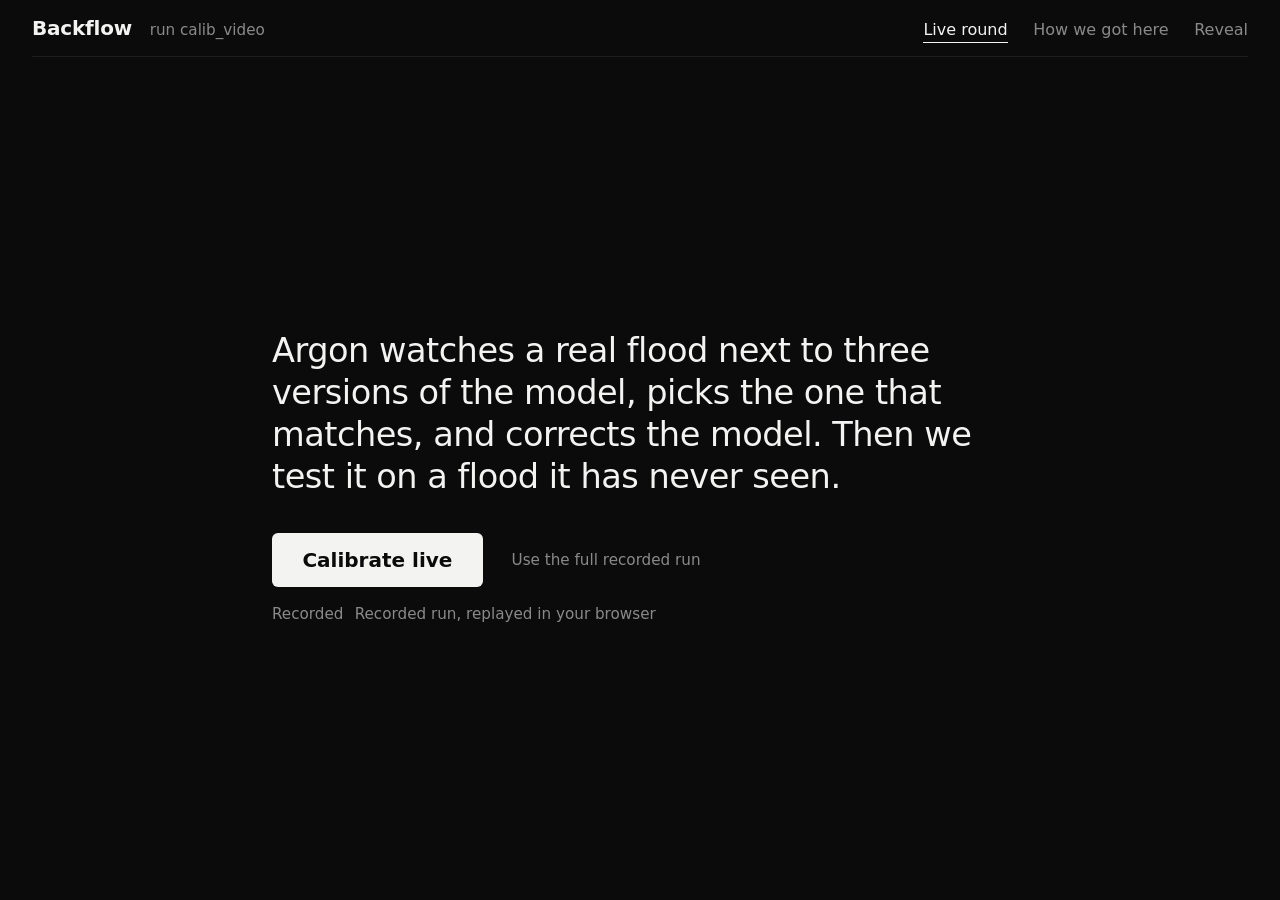
<file: index.html>
<!doctype html>
<html lang="en"><head><meta charset="utf-8"><title>Backflow</title>
<meta http-equiv="refresh" content="0; url=demo.html?run=calib_video">
<script>location.replace("demo.html?run=calib_video");</script></head>
<body><a href="demo.html?run=calib_video">Open the Backflow demo</a></body></html>
</file>
<file: demo.css>
:root {
  color-scheme: dark;
  --bg: #0b0b0c;
  --surface: #141416;
  --line: rgba(255, 255, 255, 0.08);
  --text: #f3f3f2;
  --text-2: rgba(243, 243, 242, 0.78);
  --quiet: rgba(243, 243, 242, 0.55);
  --accent: #5ea1ff;
  --blind: #d99a5b;
  --informed: #5ea1ff;
  --measured: #f3f3f2;
  --font: "Inter", -apple-system, BlinkMacSystemFont, "Segoe UI", system-ui, Helvetica, Arial, sans-serif;
  font-size: clamp(16px, 0.93vw, 19px);
}

* { box-sizing: border-box; }
html, body { margin: 0; height: 100%; background: var(--bg); color: var(--text); font-family: var(--font);
  overflow: hidden; -webkit-font-smoothing: antialiased; font-variant-numeric: tabular-nums; }
button { font: inherit; color: inherit; cursor: pointer; }
[hidden] { display: none !important; }
.quiet { color: var(--quiet); }
.eyebrow { font-size: 0.85rem; color: var(--quiet); margin: 0 0 0.45rem; }

#app { height: 100vh; display: flex; flex-direction: column; padding: 1rem 2rem 1.2rem; gap: 0.9rem; }

/* buttons: plain text, or one solid primary */
.text { background: none; border: 0; padding: 0.25rem 0; color: var(--quiet); font-size: 0.95rem; }
.text:hover { color: var(--text); }
.primary { background: var(--text); color: #0b0b0c; border: 0; border-radius: 6px; font-weight: 600; font-size: 1rem; padding: 0.7rem 1.3rem; }
.primary:hover { background: #fff; }
.primary:disabled { opacity: 0.5; cursor: wait; }
.primary.big { font-size: 1.25rem; padding: 0.95rem 1.9rem; }

/* header */
#top { display: flex; align-items: baseline; gap: 1.1rem; flex: none; padding-bottom: 0.8rem; border-bottom: 1px solid var(--line); }
.brand { font-weight: 600; font-size: 1.25rem; letter-spacing: -0.01em; }
.run { font-size: 0.95rem; }
.modes { margin-left: auto; display: flex; gap: 1.6rem; }
.mode { background: none; border: 0; padding: 0.2rem 0; font-size: 1rem; color: var(--quiet); border-bottom: 1px solid transparent; }
.mode:hover { color: var(--text-2); }
.mode.active { color: var(--text); border-bottom-color: var(--text); }

/* media is the hero */
.frame, .tile { position: relative; background: #000; border-radius: 6px; overflow: hidden; }
.frame { flex: 1; min-height: 0; }
.frame video, .tile video { width: 100%; height: 100%; object-fit: cover; display: block; }
#harness { position: absolute; left: 0; top: 0; width: 854px; height: 480px; border: 0; transform-origin: 0 0; }
.tile iframe { position: absolute; left: 0; top: 0; width: 854px; height: 480px; border: 0; transform-origin: 0 0; }
.empty { position: absolute; inset: 0; display: flex; align-items: center; justify-content: center; font-size: 1rem; text-align: center; padding: 1rem; }

/* ---------- live round ---------- */

body[data-mode="live"] #strip, body[data-mode="live"] #stage, body[data-mode="live"] #transport,
body[data-mode="live"] #bottom, body[data-mode="live"] #reveal { display: none; }
body:not([data-mode="live"]) #live { display: none; }

#live { flex: 1 1 auto; min-height: 0; display: flex; flex-direction: column; }
#runCard, #runView, #errorCard { display: none; }
#live[data-state="idle"] #runCard { display: flex; }
#live[data-state="running"] #runView, #live[data-state="done"] #runView { display: flex; }
#live[data-state="error"] #errorCard { display: block; }

#runCard { flex: 1; flex-direction: column; align-items: flex-start; justify-content: center; max-width: 46rem; margin: 0 auto; width: 100%; }
.lead { font-size: 2.1rem; line-height: 1.25; letter-spacing: -0.015em; margin: 0 0 2.2rem; font-weight: 500; }
.run-note { margin-top: 1.1rem; font-size: 0.95rem; display: flex; gap: 0.7rem; }

#runView { flex: 1; min-height: 0; flex-direction: column; gap: 0.7rem; }

#runHead { display: flex; align-items: baseline; gap: 1.5rem; flex: none; }
#steps { list-style: none; margin: 0; padding: 0; display: flex; font-size: 0.95rem; }
#steps li { color: var(--text); opacity: 0.32; }
#steps li + li::before { content: "\00b7"; margin: 0 0.6rem; }
#steps li.done { opacity: 0.55; }
#steps li.now { opacity: 1; }
#elapsed { margin-left: auto; font-size: 0.95rem; }
#elapsed b { color: var(--text); font-weight: 500; }
#staticLabel { font-size: 0.95rem; }

#runBody { flex: 1; min-height: 0; display: grid; grid-template-columns: minmax(0, 1fr) clamp(18rem, 22vw, 26rem); gap: 2rem; }
#stageCol { display: flex; flex-direction: column; min-height: 0; min-width: 0; gap: 0.5rem; }

#clockRow { display: flex; align-items: baseline; gap: 0.9rem; flex: none; }
#clock { font-size: 2.6rem; font-weight: 500; letter-spacing: -0.02em; line-height: 1; min-width: 2.9em; }
#clockSub { font-size: 0.95rem; }
#stageTools { margin-left: auto; display: flex; gap: 1.4rem; }

#scrub { position: relative; height: 1.5rem; flex: none; }
#scrub::before { content: ""; position: absolute; left: 0; right: 0; top: 50%; height: 1px; background: var(--line); background: rgba(255,255,255,0.18); }
#scrubFill { position: absolute; left: 0; top: calc(50% - 1px); height: 3px; width: 0; background: var(--text); opacity: 0.85; }
#scrubTicks { position: absolute; inset: 0; pointer-events: none; }
.stick { position: absolute; top: 15%; height: 70%; width: 2px; margin-left: -1px; background: var(--accent); }
#scrubIn { position: absolute; inset: 0; width: 100%; height: 100%; margin: 0; opacity: 0; cursor: pointer; }

#stageWrap { position: relative; flex: 1; min-height: 0; }
#stageBox { position: absolute; left: 0; top: 0; width: 100%; height: 100%; background: #000; border-radius: 6px; overflow: hidden; }
#tiles { position: absolute; inset: 0; display: grid; grid-template-columns: 1fr 1fr; grid-template-rows: 1fr 1fr; gap: 4px; background: var(--bg); }
.tile-label { position: absolute; left: 0.5rem; top: 0.5rem; z-index: 3; font-size: 0.9rem; background: rgba(0, 0, 0, 0.62);
  padding: 0.2rem 0.55rem; border-radius: 4px; color: var(--text); white-space: nowrap; }
.tile-label b { font-weight: 600; margin-right: 0.5em; }
.tile-label .pick { color: var(--accent); margin-left: 0.7em; font-weight: 600; }
#tiles .tile { border-radius: 0; transition: opacity 0.5s; }
#tiles .tile.dim { opacity: 0.3; }
#tiles .tile.win::after { content: ""; position: absolute; inset: 0; border: 3px solid var(--accent); z-index: 4; pointer-events: none; }
#tiles .tile.win .tile-label b { color: var(--accent); }
/* views: one stage that changes with each step */
#tiles, #curves, #liveVideo, #upBar, #playStrip, #stageEmpty { display: none; }
#live[data-view="sim"] #stageEmpty { display: flex; }
#live[data-view="curves"] #curves { display: block; }
#live[data-view="draw"] #tiles, #live[data-view="verdict"] #tiles { display: grid; }
#live[data-view="send"] #liveVideo, #live[data-view="watch"] #liveVideo, #live[data-view="legacy"] #liveVideo { display: block; }
#live[data-view="verdict"][data-lapse="1"] #liveVideo { display: block; }
#live[data-view="verdict"][data-lapse="1"] #tiles { display: none; }
#live[data-view="send"] #upBar { display: block; }
#live[data-view="watch"] #playStrip { display: block; }
#liveVideo { position: absolute; inset: 0; width: 100%; height: 100%; object-fit: contain; background: #000; transform-origin: 50% 40%;
  transition: transform 0.8s cubic-bezier(.3,.7,.2,1), height 0.5s; }
#live[data-view="send"] #liveVideo { transform: scale(0.5); }
#live[data-view="watch"] #liveVideo { height: calc(100% - 1.8rem); }
#upBar { position: absolute; left: 25%; right: 25%; bottom: 17%; height: 2px; background: rgba(255,255,255,0.15); overflow: hidden; }
#upBar i { position: absolute; top: 0; bottom: 0; width: 30%; background: var(--text); animation: slide 1.3s ease-in-out infinite; }
@keyframes slide { from { left: -30%; } to { left: 100%; } }
#playStrip { position: absolute; left: 0; right: 0; bottom: 0; height: 1.8rem; background: #000; }
#playStrip::before { content: ""; position: absolute; left: 0; right: 0; top: 50%; height: 1px; background: rgba(255,255,255,0.25); }
#playHead { position: absolute; top: 20%; bottom: 20%; width: 2px; background: var(--text); left: 0; }
#stageEmpty { position: absolute; inset: 0; align-items: center; justify-content: center; }
#curves { position: absolute; inset: 0; background: var(--bg); }
#curveSvg { width: 100%; height: 100%; display: block; }
#curveSvg .cbase { stroke: rgba(255,255,255,0.2); stroke-width: 2; }
#curveSvg .cax { fill: rgba(243,243,242,0.5); font-size: 28px; }
#curveSvg .cl { fill: none; stroke: var(--text); stroke-width: 6; stroke-linecap: round; stroke-linejoin: round; clip-path: inset(0 100% 0 0); }
#curveSvg .clB { stroke: rgba(243,243,242,0.6); }
#curveSvg .clC { stroke: rgba(243,243,242,0.88); }
#curveSvg .clab { fill: var(--text); font-size: 54px; font-weight: 600; opacity: 0; }
#curveSvg.go .cl { animation: reveal 2s ease-out forwards; }
#curveSvg.go .clab { animation: fadein 0.5s ease-out 1.8s forwards; }
@keyframes reveal { from { clip-path: inset(-10px 100% -10px -10px); } to { clip-path: inset(-10px -40px -10px -10px); } }
@keyframes fadein { to { opacity: 1; } }
#tiles img.fr { position: absolute; inset: 0; width: 100%; height: 100%; object-fit: cover; display: none; background: #000; }
#tiles[data-mode="frames"] img.fr { display: block; z-index: 1; }
#tiles[data-mode="frames"] iframe { visibility: hidden; }
#tiles .tile-label { z-index: 3; }
#live[data-view="verdict"] #clockRow, #live[data-view="draw"] #clockRow { visibility: visible; }
#clockRow { visibility: hidden; }
#scrub { visibility: hidden; }
#live[data-view="verdict"] #scrub { visibility: visible; }
#live[data-view="draw"] #stageTools, #live[data-view="send"] #stageTools { visibility: hidden; }
#live[data-layout="legacy"] #clockRow, #live[data-layout="legacy"] #scrub { display: none; }

#watchMark { position: absolute; inset: 0; pointer-events: none; z-index: 6; border: 1px solid rgba(255, 255, 255, 0.5); animation: breathe 2.2s ease-in-out infinite; }
#watchMark .scan { position: absolute; left: 0; right: 0; top: 0; height: 2px; background: rgba(255, 255, 255, 0.55); animation: scan 3.2s linear infinite; }
#watchMark .wm-label { position: absolute; right: 0.8rem; top: 0.8rem; font-size: 0.95rem; background: rgba(0, 0, 0, 0.68); padding: 0.25rem 0.8rem; border-radius: 4px; }
@keyframes breathe { 0%, 100% { border-color: rgba(255, 255, 255, 0.12); } 50% { border-color: rgba(255, 255, 255, 0.6); } }
@keyframes scan { from { top: 0; opacity: 0.1; } 20% { opacity: 0.7; } to { top: calc(100% - 2px); opacity: 0.1; } }

#caption { flex: none; font-size: 1rem; white-space: nowrap; overflow: hidden; text-overflow: ellipsis; min-height: 1.4em; }

#sideCol { min-height: 0; overflow-y: auto; border-left: 1px solid var(--line); padding-left: 1.6rem; }
#sideHint { font-size: 1rem; line-height: 1.45; padding-top: 3.6rem; }
.winline { display: flex; align-items: baseline; gap: 0.9rem; margin-bottom: 0.7rem; }
#winLetter { font-size: 3rem; font-weight: 600; color: var(--accent); line-height: 1; }
#winWhat { font-size: 1.15rem; font-weight: 500; }
#remaining { font-size: 1rem; line-height: 1.45; color: var(--text-2); margin: 0 0 1.5rem; }
#moments { list-style: none; margin: 0 0 1.5rem; padding: 0; }
#moments li { display: grid; grid-template-columns: 3.2em 2.4em 1fr; gap: 0.5rem; align-items: baseline; padding: 0.55rem 0.3rem; margin: 0 -0.3rem;
  border-top: 1px solid var(--line); font-size: 0.95rem; line-height: 1.4; cursor: pointer; }
#moments li:hover, #moments li.on { background: rgba(255, 255, 255, 0.04); }
#moments .mt { font-weight: 500; }
#moments .pick { font-weight: 600; color: var(--quiet); }
#moments .pick.win { color: var(--accent); }
#moments .ev { color: var(--text-2); }
.actions { display: flex; gap: 1.6rem; align-items: center; flex-wrap: wrap; }

#legend { flex: none; }
#legendCands { display: none; }
#live[data-layout="legacy"] #legendCands { display: flex; flex-wrap: wrap; gap: 0.3rem 1.6rem; font-size: 0.95rem; color: var(--quiet); }
#legendCands b { color: var(--text); margin-right: 0.4em; }

#errorCard { max-width: 46rem; margin: auto; }
.err-title { font-size: 2rem; font-weight: 500; margin-bottom: 0.7rem; letter-spacing: -0.015em; }
#errText { font-size: 1.15rem; line-height: 1.45; margin: 0 0 1rem; color: var(--text-2); }
#errLog { font-size: 0.85rem; color: var(--quiet); border-top: 1px solid var(--line); padding: 0.8rem 0; white-space: pre-wrap; max-height: 12rem; overflow: auto; margin: 0 0 1rem; }

/* ---------- how we got here ---------- */

#strip { display: flex; align-items: baseline; gap: 1.2rem; flex: none; }
#chips { display: flex; gap: 1.4rem; overflow-x: auto; }
.chip { background: none; border: 0; padding: 0.15rem 0; font-size: 1rem; color: var(--quiet); white-space: nowrap; border-bottom: 1px solid transparent; }
.chip.on { color: var(--text); border-bottom-color: var(--text); }
.chip .k { margin-left: 0.4em; opacity: 0.8; }
.chip.live-chip::after { content: " live"; font-size: 0.85em; }
#stripBadge { font-size: 0.9rem; }

#stage { flex: 1 1 auto; min-height: 0; display: grid; grid-template-columns: 1fr 1fr; gap: 1rem; }
.pane { display: flex; flex-direction: column; min-height: 0; min-width: 0; }
.pane-head, .panel-head { display: flex; align-items: baseline; gap: 0.8rem; margin-bottom: 0.45rem; }
.pane-title, .panel-title { font-weight: 500; font-size: 1rem; }
.pane-sub { font-size: 0.9rem; flex: 1; white-space: nowrap; overflow: hidden; text-overflow: ellipsis; }

#transport { flex: none; display: flex; align-items: center; gap: 1rem; border-top: 1px solid var(--line); border-bottom: 1px solid var(--line); padding: 0.4rem 0; }
.play { width: 2.4rem; height: 2.4rem; border-radius: 50%; border: 1px solid rgba(255,255,255,0.25); background: none; color: var(--text); font-size: 0.85rem; flex: none; }
.time { font-size: 1.15rem; font-weight: 500; min-width: 3.4em; }
.time.quiet { font-size: 1rem; }
.track { position: relative; flex: 1; height: 2rem; display: flex; align-items: center; }
#slider { width: 100%; margin: 0; accent-color: var(--text); height: 2rem; position: relative; z-index: 2; background: transparent; }
#ticks { position: absolute; left: 0; right: 0; top: 50%; height: 0; pointer-events: none; z-index: 1; }
.tick { position: absolute; top: -0.7rem; width: 2px; height: 1.4rem; background: var(--quiet); transform: translateX(-1px); }
.tick.same { background: rgba(255,255,255,0.2); }
.speeds, .cams { display: flex; gap: 1rem; }
.speeds button, .cams button { border: 0; background: none; padding: 0.2rem 0; color: var(--quiet); font-size: 0.95rem; white-space: nowrap; }
.speeds button.on, .cams button.on { color: var(--text); }

#bottom { flex: 0 0 31vh; min-height: 0; display: flex; }
#critique { flex: 1; display: flex; flex-direction: column; min-height: 0; }
.crit-body { flex: 1; min-height: 0; display: grid; grid-template-columns: 1.55fr 1fr; gap: 2rem; }
#rows { list-style: none; margin: 0; padding: 0; overflow-y: auto; }
#rows li { display: grid; grid-template-columns: 6.5em 6em 1fr; align-items: baseline; gap: 0.8rem; padding: 0.45rem 0.3rem; margin: 0 -0.3rem;
  border-top: 1px solid var(--line); cursor: pointer; font-size: 0.95rem; line-height: 1.35; }
#rows li:hover { background: rgba(255, 255, 255, 0.04); }
#rows .lab { font-weight: 500; white-space: nowrap; }
.verdict { font-size: 0.9rem; color: var(--quiet); }
.verdict.same { color: var(--quiet); }
.verdict.different { color: var(--text); }
.verdict.win { color: var(--accent); font-weight: 600; }
#critSide { overflow-y: auto; min-height: 0; border-left: 1px solid var(--line); padding-left: 1.6rem; }
.knob { font-size: 1.05rem; margin-bottom: 0.25rem; }
.knob .name { color: var(--quiet); margin-right: 0.5em; }
.knob .arrow { color: var(--quiet); margin: 0 0.4em; }
.knob .to { font-weight: 600; }
#patch, #evidence { font-size: 0.95rem; line-height: 1.4; color: var(--text-2); margin: 0 0 0.7rem; }
#critSide .text { margin-right: 1.2rem; }

/* ---------- reveal ---------- */

body[data-mode="reveal"] #strip, body[data-mode="reveal"] #stage, body[data-mode="reveal"] #transport, body[data-mode="reveal"] #bottom { display: none; }
#reveal { flex: 1; min-height: 0; display: flex; flex-direction: column; gap: 0.7rem; }
#revealNote { margin: 0; font-size: 1rem; flex: none; }
#rvTilesWrap { flex: none; }
#rvTiles { display: grid; grid-template-columns: repeat(3, minmax(0, 1fr)); gap: 1rem; }
.rv-fig { margin: 0; min-width: 0; }
.rv-fig .tile { aspect-ratio: 16 / 9; }
.rv-fig figcaption { margin-top: 0.4rem; font-size: 0.95rem; color: var(--quiet); }
.rv-fig:last-child figcaption { color: var(--text); }
#rvClock { display: flex; align-items: center; gap: 1rem; flex: none; }
#rvTime { font-size: 1.5rem; font-weight: 500; min-width: 2.7em; letter-spacing: -0.01em; }
#rvSlider { flex: 1; accent-color: var(--text); margin: 0; }
#chartWrap { position: relative; flex: 1 1 0; min-height: 8rem; }
#chart { width: 100%; height: 100%; display: block; overflow: visible; }
#chart .axis { fill: var(--quiet); font-size: 13px; }
#chart .base { stroke: rgba(255, 255, 255, 0.18); stroke-width: 1; }
#chart .ser { fill: none; stroke-width: 2.5; stroke-linejoin: round; stroke-linecap: round; }
#chart .ser.measured { stroke: var(--measured); stroke-width: 3; }
#chart .ser.blind { stroke: var(--blind); }
#chart .ser.informed { stroke: var(--informed); }
#chart .dl { font-size: 15px; font-weight: 600; }
#chart .dl.blind { fill: var(--blind); }
#chart .dl.informed { fill: var(--informed); }
#chart .dl.measured { fill: var(--measured); }
#chart .cursor { stroke: rgba(255, 255, 255, 0.35); stroke-width: 1; }
#chart .draw { animation: draw 1.8s ease-out forwards; }
@keyframes draw { to { stroke-dashoffset: 0; } }

#rvFoot { flex: none; min-height: 5.6rem; border-top: 1px solid var(--line); padding-top: 0.9rem; display: flex; align-items: center; }
#revealGate { display: flex; align-items: center; gap: 1.4rem; }
#scoreCards p { margin: 0; }
#sentence { font-size: clamp(1.8rem, 2.5vw, 2.7rem); line-height: 1.15; font-weight: 500; letter-spacing: -0.02em; }
#sentence b { font-weight: 500; }
#sentence .b { color: var(--blind); }
#sentence .i { color: var(--informed); }
#compare { font-size: 1rem; margin-top: 0.5rem !important; }

#overlay { position: fixed; inset: 0; background: rgba(0,0,0,0.9); display: flex; flex-direction: column; align-items: center; justify-content: center; gap: 0.5rem; z-index: 10; cursor: pointer; }
#overlayImg { max-width: 92vw; max-height: 88vh; }
#overlayVid { max-width: 92vw; max-height: 86vh; border-radius: 6px; }

/* two-step flow additions */
.idle-actions { display: flex; align-items: center; gap: 1.8rem; flex-wrap: wrap; }
#roundTag { font-size: 0.95rem; margin-right: 1.4rem; font-weight: 500; }
#sideCol #trained, #sideCol #testing { padding-top: 0.4rem; }
#changes { list-style: none; margin: 0 0 1.4rem; padding: 0; font-size: 1.05rem; }
#changes li { padding: 0.5rem 0; border-top: 1px solid var(--line); }
#changes .k { color: var(--quiet); margin-right: 0.5em; }
#changes .to { font-weight: 600; }
#testing { font-size: 1.15rem; line-height: 1.4; color: var(--text-2); }
#live[data-state="trained"] #runCard { display: flex; }
#runCard.rec #leadIdle, #runCard.rec #runBtn, #runCard.rec #recLink { display: none; }
#verdict.past .eyebrow:first-child { display: block; }
#rvModel { aspect-ratio: 16 / 9; }
#rvModel .tile { position: absolute; inset: 0; border-radius: 0; }
#rvModel .tile.off { visibility: hidden; }
#rvTiles { grid-template-columns: repeat(2, minmax(0, 1fr)); max-width: min(100%, calc((100vh - 31rem) * 3.5)); }
.rv-fig figcaption { display: flex; justify-content: space-between; align-items: baseline; }
.rv-fig:last-child figcaption { color: var(--quiet); }
#rvToggle { display: inline-flex; gap: 1.1rem; }
#rvToggle button { background: none; border: 0; padding: 0; color: var(--quiet); font-size: 0.95rem; }
#rvToggle button.on { color: var(--text); border-bottom: 1px solid var(--text); }
#chart .dl { paint-order: stroke; stroke: var(--bg); stroke-width: 5px; }
#sideCol #trained { padding-bottom: 1.2rem; margin-bottom: 1.4rem; border-bottom: 1px solid var(--line); }
#winWhat { font-size: 1.05rem; }

/* Managed Agents */
#agents { display: none; position: absolute; inset: 0; background: var(--bg); grid-template-columns: repeat(3, minmax(0, 1fr)); }
#live[data-view="agents"] #agents { display: grid; }
.ag { padding: 1.4rem 1.6rem; border-left: 1px solid var(--line); display: flex; flex-direction: column; gap: 0.5rem; min-width: 0; overflow: hidden; }
.ag:first-child { border-left: 0; padding-left: 0.2rem; }
.ag h3 { margin: 0; font-size: 1.5rem; line-height: 1.2; font-weight: 500; letter-spacing: -0.015em; }
.ag-sub { font-size: 0.85rem; line-height: 1.35; }
.ag-time { font-size: 2.6rem; font-weight: 500; letter-spacing: -0.02em; margin-top: 0.8rem; opacity: 0.9; }
.ag.working .ag-time::after { content: ""; display: inline-block; width: 0.35em; height: 0.35em; border-radius: 50%; background: var(--text); margin-left: 0.5em; vertical-align: 0.2em; animation: breathe2 1.4s ease-in-out infinite; }
@keyframes breathe2 { 0%, 100% { opacity: 0.15; } 50% { opacity: 1; } }
.ag-body { font-size: 1rem; line-height: 1.45; color: var(--text-2); display: flex; flex-direction: column; gap: 0.55rem; }
.ag-body .big { font-size: 1.15rem; color: var(--text); font-weight: 500; }
.ag-body .set { font-size: 0.95rem; }
.ag-body .ex { color: var(--quiet); font-size: 0.95rem; }
.ag.out { opacity: 0.45; }
.ag.out .ag-time::after { display: none; }
#steps li[hidden] + li::before { display: none; }
#agNote { display: none; position: absolute; left: 0.2rem; bottom: 0.6rem; font-size: 0.9rem; z-index: 2; }
#live[data-view="agents"] #agNote { display: block; }
#steps.ma li:not(#stepAgents) { display: none; }
#live[data-view="agents"] #sideHint { visibility: hidden; }
</file>
